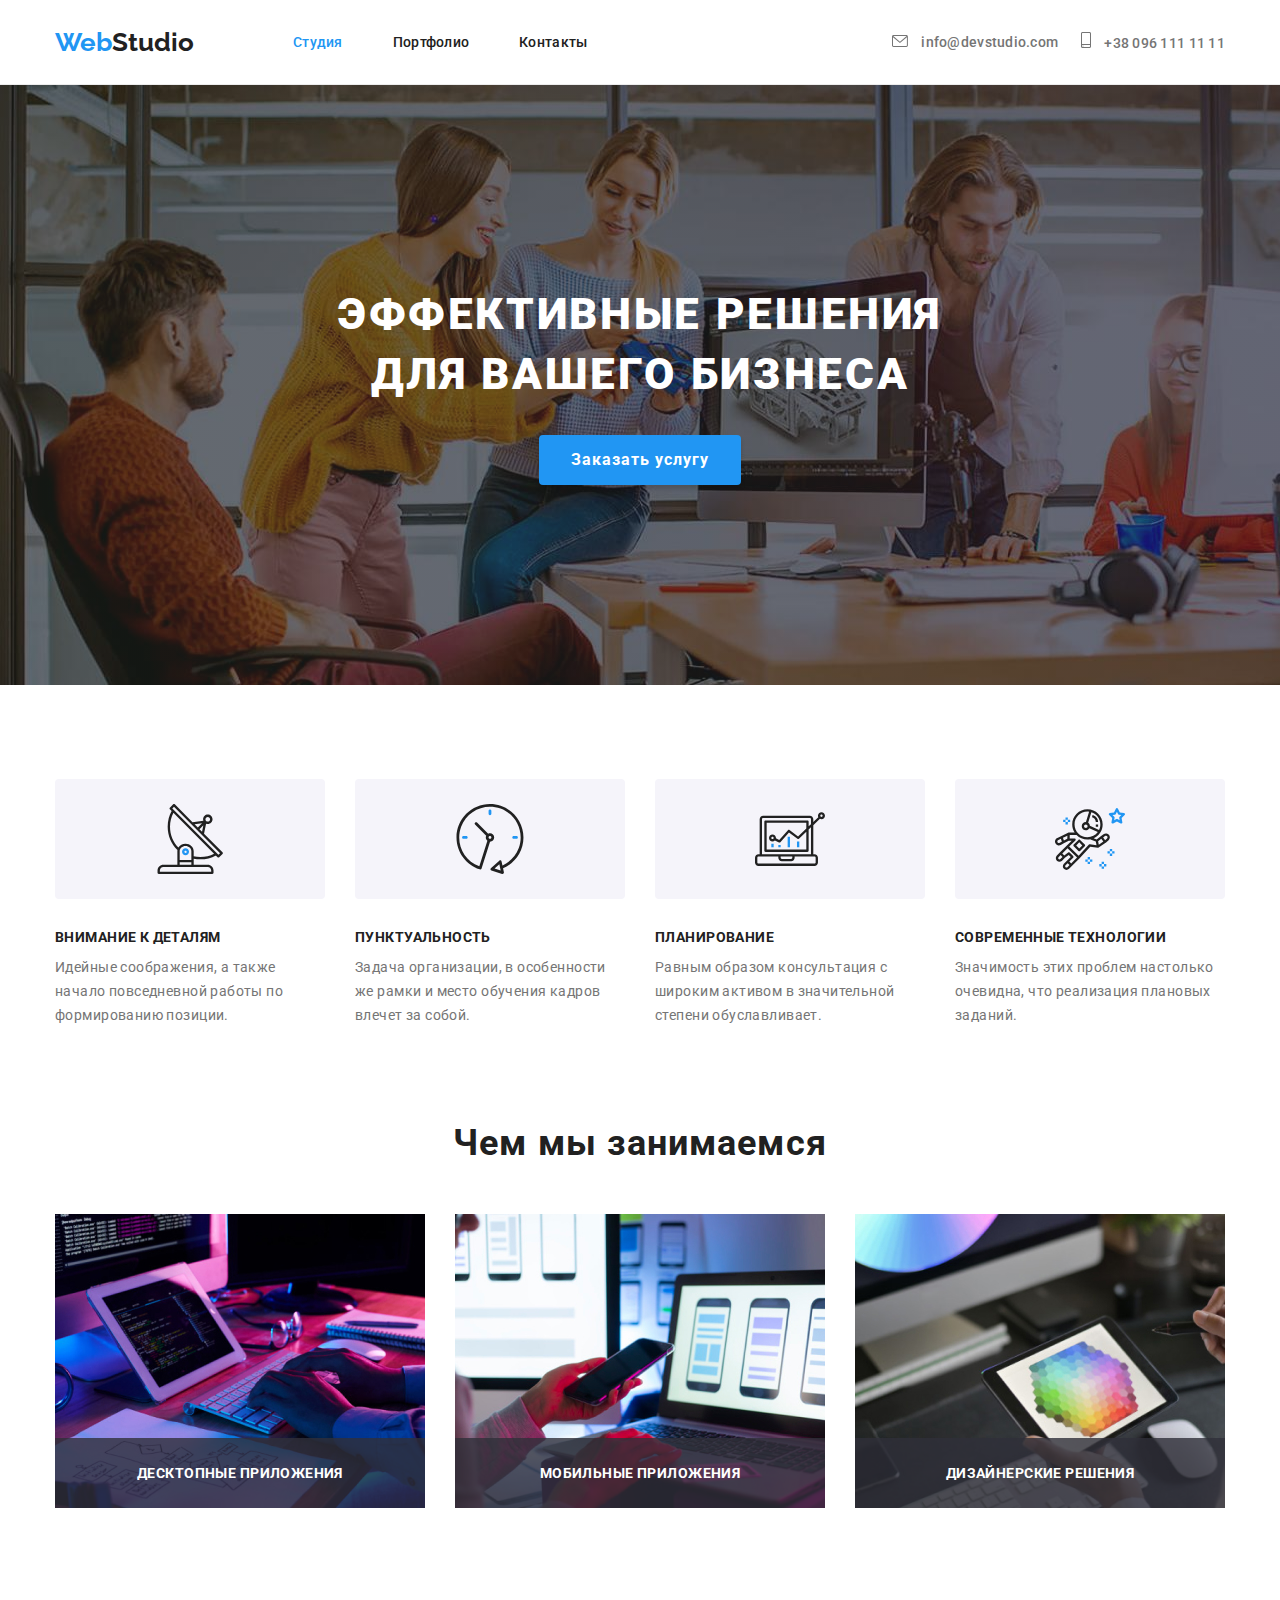
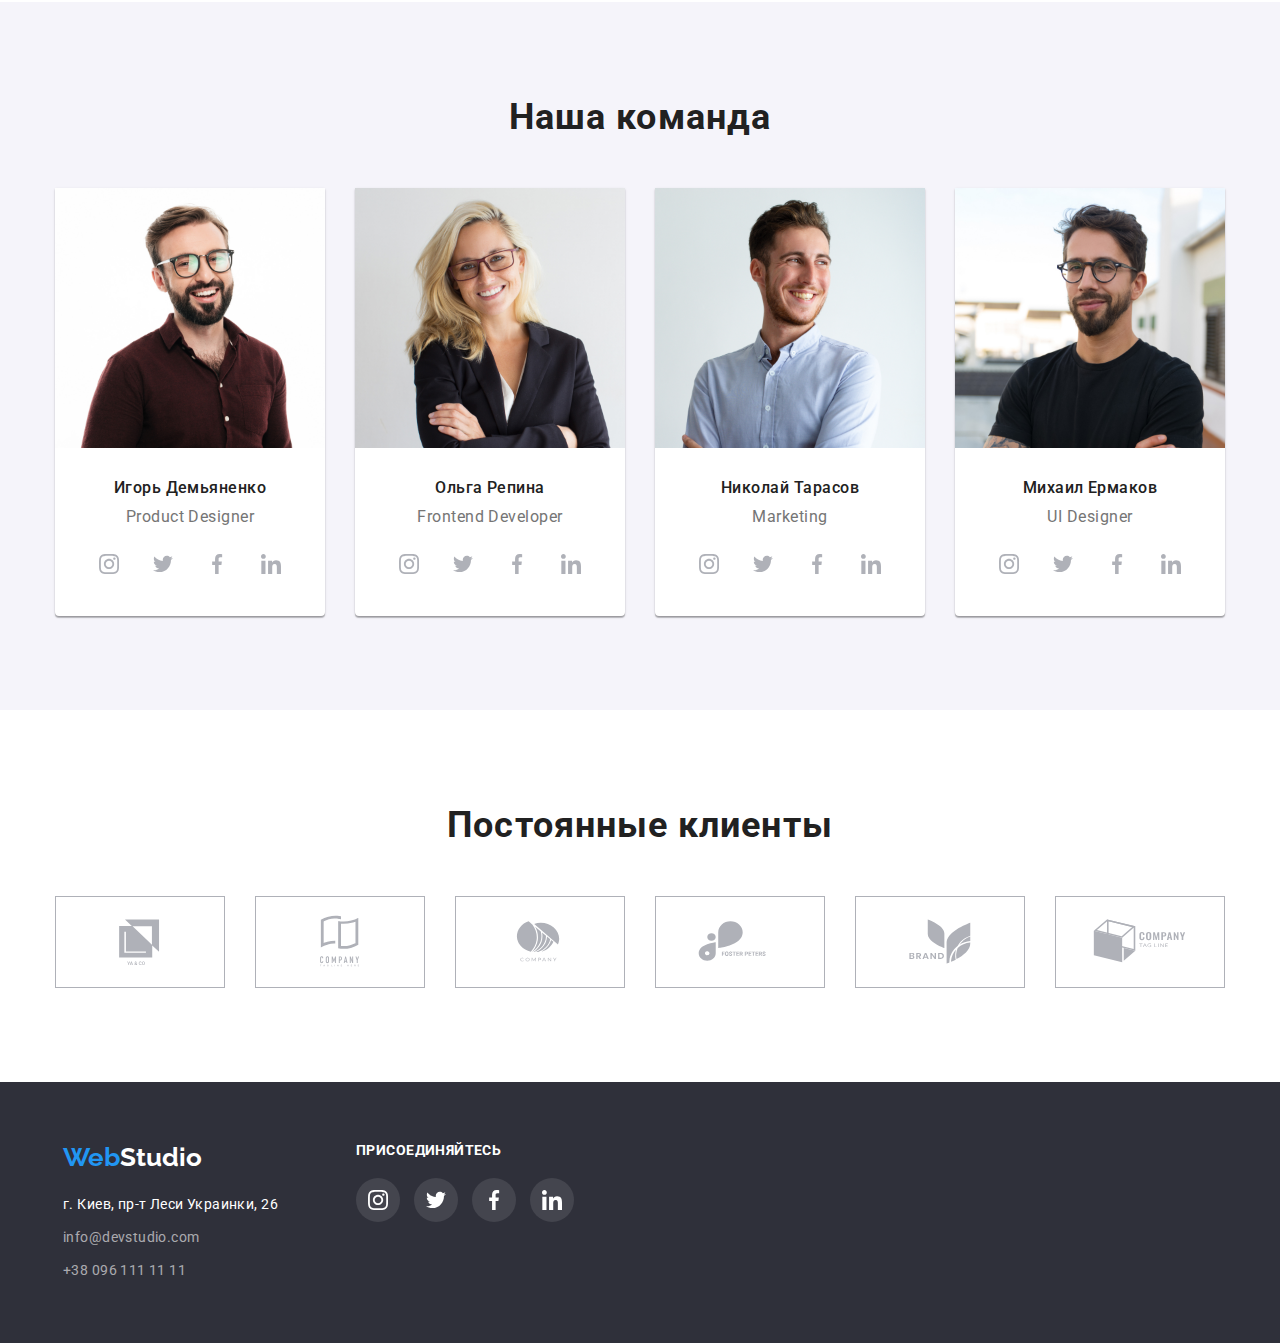
<file: index.html>
<!DOCTYPE html>
 <html lang="en">
 <head>
    <meta charset="UTF-8">
    <meta http-equiv="X-UA-Compatible" content="IE=edge">
    <meta name="viewport" content="width=device-width, initial-scale=1.0">
    <title>Document</title>   
    <link rel="preconnect" href="https://fonts.gstatic.com">
    <link href="https://fonts.googleapis.com/css2?family=Raleway:wght@700&family=Roboto:wght@400;500;700;900&display=swap" rel="stylesheet">
    <link rel="stylesheet" href="https://cdnjs.cloudflare.com/ajax/libs/modern-normalize/1.0.0/modern-normalize.min.css">
    <link rel="stylesheet" href="./css/styles.css">
 </head > 
 
    

 <body>
    <header>                       
        <div class="conteiner">
            <nav class="sait-nav"> 
                 <a href="./index.html" class="logo"><span class="logo-web">Web</span>Studio</a>
                 
             <ul class="sait-link">
                 <li>
                      <a href="./index.html" class="link active">Студия</a>
                 </li>                 
                 <li>
                     <a href="./portfolio.html" class="link">Портфолио</a>
                 </li>
                 <li>
                     <a href="" class="link">Контакты</a>
                 </li>
              </ul>
             <ul class="sait-contacts">
                 <li >                                      
                       <a href="mail:info@devstudio.com" class="link mail" >
                        <svg class="connect icon-mail">
                        <use href="./images/icon/sprite.svg#icon-mail"></use>
                      </svg>
                       info@devstudio.com</a>
                  </li>
                  <li>
                       <a href="tel:+380961111111" class="link phone" >
                       <svg class="connect icon-phone">
                        <use href="./images/icon/sprite.svg#icon-phone"></use>
                       </svg>
                       +38 096 111 11 11</a>                   
                 </li>
             </ul>                 
          </nav> 
        </div>    
     </header>
     <main>        
         <!-- Герой -->
         <section class="hero">
             <div class="conteiner">                              
             <h1 class="title">Эффективные решения  для вашего бизнеса</h1>
             <button data-modal-open  class="but" type="button">Заказать услугу</button>            
             </div>                     
         </section>  
                <!-- Особенности -->
                <section class="feature-group">
                  <div class="conteiner">
                    <ul class="feature-columns">
                      <li class="gpoup-icon">
                        <svg class="group">
                          <use href="./images/icon/sprite.svg#icon-group1" ></use>
                        </svg>
                      </li>
                      <li class="gpoup-icon">
                        <svg class="group">
                          <use href="./images/icon/sprite.svg#icon-group2" ></use>
                        </svg>
                      </li>
                      <li class="gpoup-icon">
                        <svg class="group">
                          <use href="./images/icon/sprite.svg#icon-group3" ></use>
                        </svg>
                      </li>
                      <li class="gpoup-icon">
                        <svg class="group">
                          <use href="./images/icon/sprite.svg#icon-group4" ></use>
                        </svg>
                      </li>
                    </ul>
                  </div>
                </section>
         <section class="feature">
             <div class="conteiner">
             <!-- <h2></h2> -->            
             <ul class="columns">               
                 <li>
                    
                     <h3 class="feature-title">Внимание к деталям</h3>
                     <p class="feature-text">Идейные  соображения, а также начало повседневной работы по формированию позиции.</p>
                 </li>
                 <li>
                    
                     <h3 class="feature-title">Пунктуальность</h3>
                     <p class="feature-text">Задача организации, в особенности же рамки и место обучения кадров влечет за собой.</p>
                 </li>
                 <li>
                    
                     <h3 class="feature-title">Планирование</h3>
                     <p class="feature-text" >Равным образом консультация с широким активом в значительной степени обуславливает.</p>
                 </li>
                 <li>
                    
                     <h3 class="feature-title">Современные технологии</h3>
                     <p class="feature-text">Значимость этих проблем настолько очевидна, что реализация плановых заданий.</p>
                 </li>                
             </ul> 
             </div>                    
         </section>
         <!-- Чем занимаемся -->
         <section class="work">  
             <div class="conteiner">          
             <h2 class="title">Чем мы занимаемся</h2>                       
             <ul class="box-img">
                 <li class="work-box">
                   <div class="box-case">
                     <img src="./images/box1.jpg" alt="планирование" width="370">
                     <div class="case">
                       <h3 class="title-case">Десктопные приложения</h3>
                     </div>
                    </div>
                 </li>
                 <li class="work-box">
                  <div class="box-case">
                     <img src="./images/box2.jpg" alt="современные технологии" width="370">
                     <div class="case">
                      <h3 class="title-case">Мобильные приложения</h3>
                     </div>
                    </div>
                 </li>
                 <li class="work-box"> 
                  <div class="box-case">        
                     <img src="./images/box3.jpg" alt="дизайн" width="370">
                     <div class="case">
                      <h3 class="title-case">Дизайнерские решения</h3>
                     </div>
                    </div>
                 </li>
             </ul> 
             </div>                      
         </section>
         <!-- Команда -->
         <section class="team"> 
             <div class="conteiner">           
             <h2 class="title">Наша команда</h2>                        
             <ul class="list-item">
                 <li class="scorecard">                   
                     <img src="./images/foto1.jpg" alt="участник команды 1" width="270">
                     <div class="team-conteiner">                    
                     <h3 class="team-member">Игорь Демьяненко</h3>
                     <p class="team-text">Product Designer</p>
                     <ul class="icons-list">
                      <li class="icons-card">
                        <a href="#" class="icons-ref">
                          <svg class="social">
                            <use href="./images/icon/sprite.svg#icon-instagram"></use>
                          </svg>
                         </a>
                       </li>
                       <li class="icons-card">
                        <a href="#" class="icons-ref">
                          <svg class="social">
                            <use href="./images/icon/sprite.svg#icon-twitter"></use>
                          </svg>    
                         </a>
                       </li>
                       <li class="icons-card">
                        <a href="#" class="icons-ref">
                          <svg class="social">
                            <use href="./images/icon/sprite.svg#icon-facebook"></use>
                          </svg>    
                         </a>
                       </li>
                       <li class="icons-card">
                        <a href="#" class="icons-ref">
                          <svg class="social">
                            <use href="./images/icon/sprite.svg#icon-linkedin"></use>
                          </svg>
                         </a>
                       </li>
                     </ul> 
                    </div>      
                </li>
                 <li class="scorecard">
                     <img src="./images/foto2.jpg" alt="участник команды 2" width="270">
                     <div class="team-conteiner"> 
                     <h3 class="team-member">Ольга Репина</h3> 
                     <p class="team-text"> Frontend Developer</p>
                     <ul class="icons-list">
                      <li class="icons-card">
                        <a href="#" class="icons-ref">
                         <svg class="social">
                           <use href="./images/icon/sprite.svg#icon-instagram"></use>
                         </svg>
                        </a>
                      </li>
                      <li class="icons-card">
                        <a href="#" class="icons-ref">
                         <svg class="social">
                           <use href="./images/icon/sprite.svg#icon-twitter"></use>
                         </svg>    
                        </a>
                      </li>
                      <li class="icons-card">
                        <a href="#" class="icons-ref">
                         <svg class="social">
                           <use href="./images/icon/sprite.svg#icon-facebook"></use>
                         </svg>    
                        </a>
                      </li>
                      <li class="icons-card">
                        <a href="#" class="icons-ref">
                         <svg class="social">
                           <use href="./images/icon/sprite.svg#icon-linkedin"></use>
                         </svg>
                        </a>
                      </li>
                    </ul> 
                  </div>                  
                 </li>
                 <li class="scorecard">
                     <img src="./images/foto3.jpg" alt="участник команды 3" width="270">
                     <div class="team-conteiner"> 
                     <h3 class="team-member">Николай Тарасов</h3>
                     <p class="team-text">Marketing</p>
                     <ul class="icons-list">
                      <li class="icons-card">
                        <a href="#" class="icons-ref">
                         <svg class="social">
                           <use href="./images/icon/sprite.svg#icon-instagram"></use>
                         </svg>
                        </a>
                      </li>
                      <li class="icons-card">
                        <a href="#" class="icons-ref">
                         <svg class="social">
                           <use href="./images/icon/sprite.svg#icon-twitter"></use>
                         </svg>    
                        </a>
                      </li>
                      <li class="icons-card">
                        <a href="#" class="icons-ref">
                         <svg class="social">
                           <use href="./images/icon/sprite.svg#icon-facebook"></use>
                         </svg>    
                        </a>
                      </li>
                      <li class="icons-card">
                        <a href="#" class="icons-ref">
                         <svg class="social">
                           <use href="./images/icon/sprite.svg#icon-linkedin"></use>
                         </svg>
                        </a>
                      </li>
                    </ul>
                  </div>   
                 </li>
                 <li class="scorecard"> 
                     <img src="./images/foto4.jpg" alt="участник команды 4" width="270">
                     <div class="team-conteiner"> 
                     <h3 class="team-member">Михаил Ермаков</h3>
                     <p class="team-text">UI Designer</p>
                     <ul class="icons-list">
                      <li class="icons-card">
                        <a href="#" class="icons-ref">
                         <svg class="social">
                           <use href="./images/icon/sprite.svg#icon-instagram"></use>
                         </svg>
                        </a>
                      </li>
                      <li class="icons-card">
                        <a href="#" class="icons-ref">
                         <svg class="social">
                           <use href="./images/icon/sprite.svg#icon-twitter"></use>
                         </svg>    
                        </a>
                      </li>
                      <li class="icons-card">
                        <a href="#" class="icons-ref">
                         <svg class="social">
                           <use href="./images/icon/sprite.svg#icon-facebook"></use>
                         </svg>    
                        </a>
                      </li>
                      <li class="icons-card">
                        <a href="#" class="icons-ref">
                         <svg class="social">
                           <use href="./images/icon/sprite.svg#icon-linkedin"></use>
                         </svg>
                        </a>
                      </li>
                    </ul>
                  </div> 
                 </li>
             </ul> 
             </div>                          
         </section> 
         <section class="client">
                <div class="conteiner"> 
                <div class="conteiner-company">
                  
                 <h2 class="title">Постоянные клиенты</h2>
                 <ul class="client-list">
                   <li class="company-list">
                    <a href="#" class="client-company">
                       <svg class="company">
                         <use href="./images/icon/sprite.svg#icon-company1"></use>
                       </svg>
                    </a>
                   </li>
                   <li class="company-list">
                    <a href="#" class="client-company">
                       <svg class="company">
                         <use href="./images/icon/sprite.svg#icon-company2"></use>
                       </svg>
                    </a>
                   </li>
                   <li class="company-list">
                    <a href="#" class="client-company">
                       <svg class="company">
                         <use href="./images/icon/sprite.svg#icon-company3"></use>
                       </svg>
                    </a>
                   </li>
                   <li class="company-list">
                    <a href="#" class="client-company">
                       <svg class="company">
                         <use href="./images/icon/sprite.svg#icon-company4"></use>
                       </svg>
                    </a>
                   </li>
                   <li class="company-list">
                    <a href="#" class="client-company">
                       <svg class="company">
                         <use href="./images/icon/sprite.svg#icon-company5"></use>
                       </svg>
                    </a>
                   </li> 
                   <li class="company-list">
                    <a href="#" class="client-company">
                       <svg class="company">
                         <use href="./images/icon/sprite.svg#icon-company6"></use>
                       </svg>
                    </a>
                   </li>                
                 </ul>                 
                </div>           
               </div>
              </section>
     </main>
     <!-- Контакты --> 
     <footer class="footer"> 
      <div class="conteiner">
        <div class="footer-nav">
        <ul >
       <a href="./index.html" class="logo"><span class="logo-web">Web</span>Studio</a>                             
         <address class="address"> 
             <a href="" class="link contacts"> г. Киев, пр-т Леси Украинки, 26</a>
         </address> 
       <ul class="footer-contacts">
          <li>
            <a href="mail:info@devstudio.com" class="link mail">info@devstudio.com</a>
         </li>
         <li>
            <a href="tel:+380961111111" class="link phone">+38 096 111 11 11</a>
         </li>
       </ul>
      </ul>
     </div>

       <div class="footer-join">
         <section class="join">
      
           <h3 class="title-join">присоединяйтесь</h3>
           <ul class="footer-social" >
             <li class="list-social">            
             <a href="#" class="social-svg">
              <svg class="social">
                <use href="./images/icon/sprite.svg#icon-instagram"></use>
              </svg>
             </a>          
             </li>
             <li class="list-social">
             <a href="#" class="social-svg">
              <svg class="social">
                <use href="./images/icon/sprite.svg#icon-twitter"></use>
              </svg>  
             </a>
             </li>
             <li class="list-social">
             <a href="#" class="social-svg">
              <svg class="social">
                <use href="./images/icon/sprite.svg#icon-facebook"></use>
              </svg>  
             </a>
             </li>
             <li class="list-social">
             <a href="#" class="social-svg">
              <svg class="social">
                <use href="./images/icon/sprite.svg#icon-linkedin"></use>
              </svg>
             </a>
             </li>
           </ul>
         </section>
         </div>
      </div>                
   </footer>
      
   <div class="modal is-hidden" data-modal>
   <div class="modal-content">
      <button data-modal-close class="tape">        
      <svg class="modal-tape">
        <use href="./images/icon/sprite.svg#icon-close"></use>
      </svg>    
       </button>
        <!-- <form>
         <label for="name">Имя</label>
         <input type="text" name="name-user" id="name">
         <br>
         <label for="phone">Телефон</label>
         <input type="tel" name="phone" id="phone">
         <br>
         <label for="mail">Почта</label>
         <input type="email" name="mail" id="mail">
         <br>
         <label for="comment">Коментарий</label>
         <textarea name="comment" id="comment" rows="10"></textarea>
         <br>
         <button type="submit">Отправить</button>
       </form>  -->
   </div>
  </div>  
   
  <script src="./js/modal.js" type="module"></script>
 </body> 
 </html>
</file>
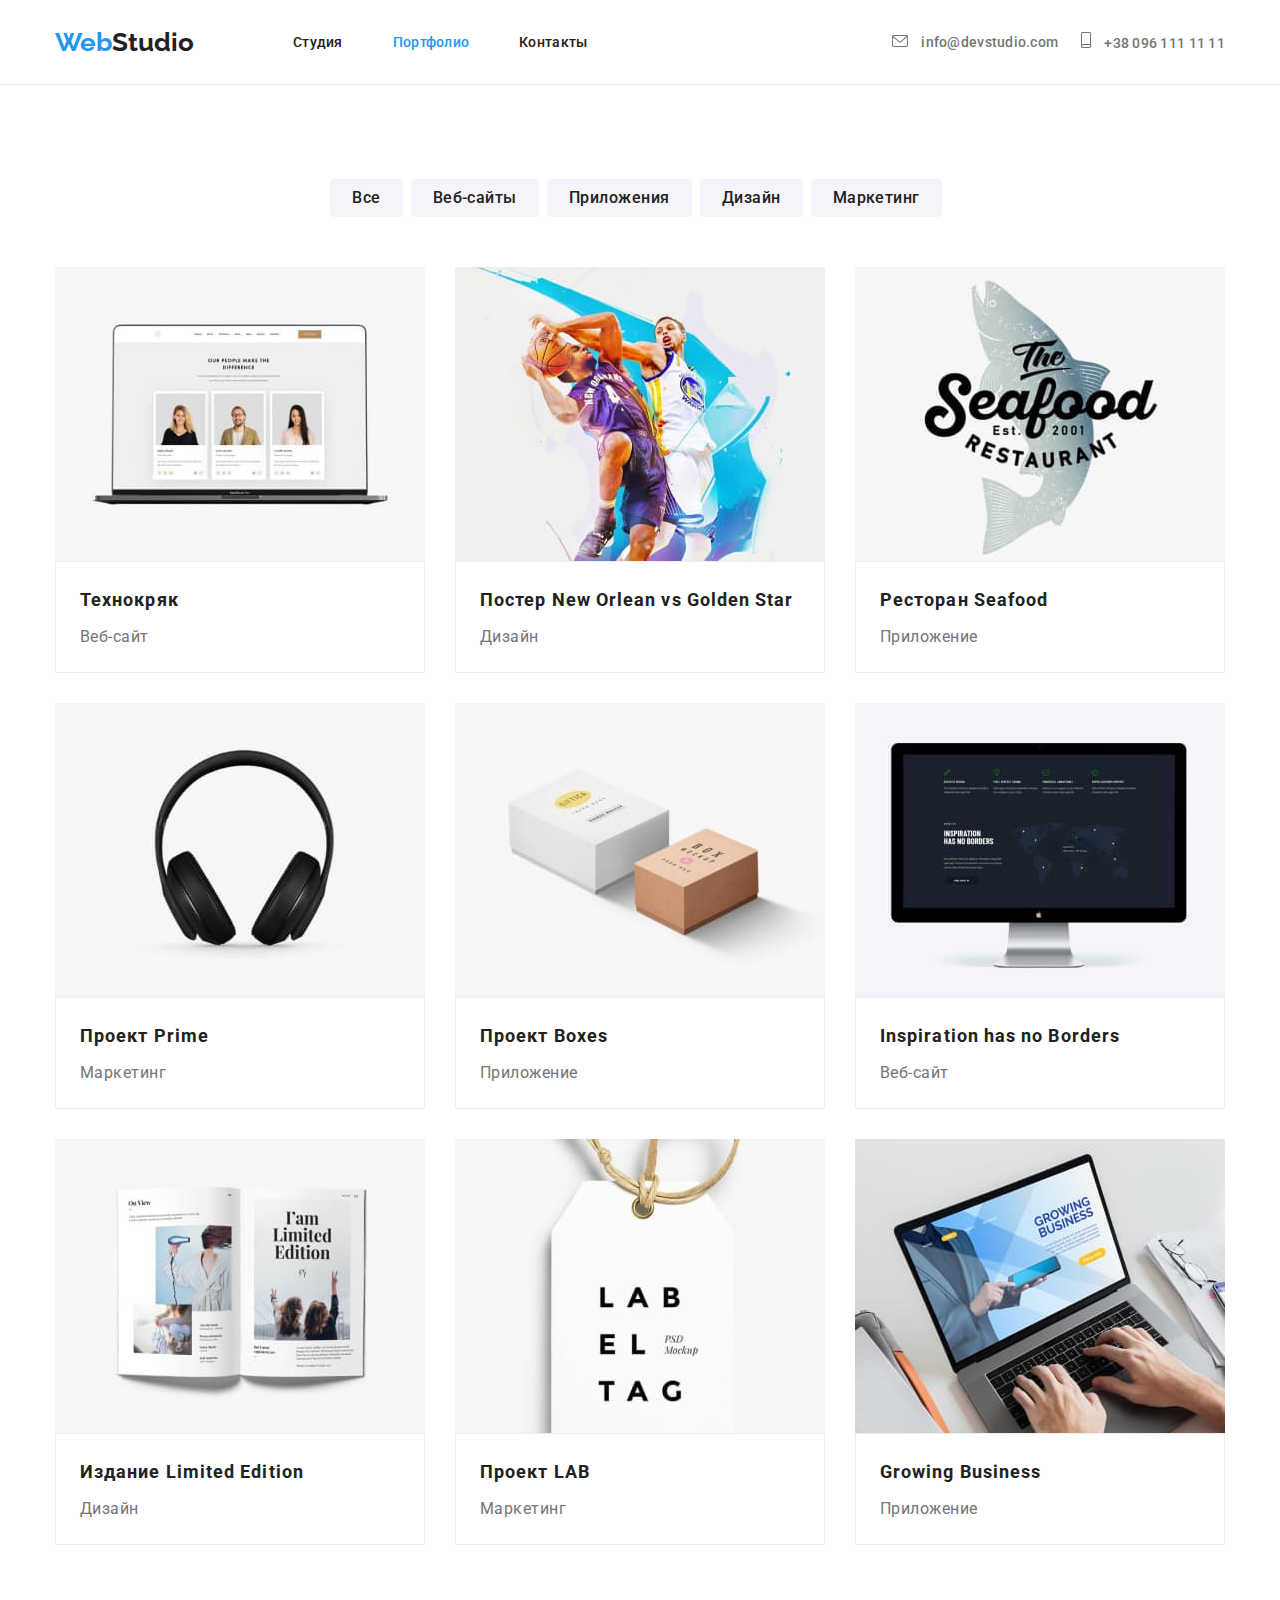
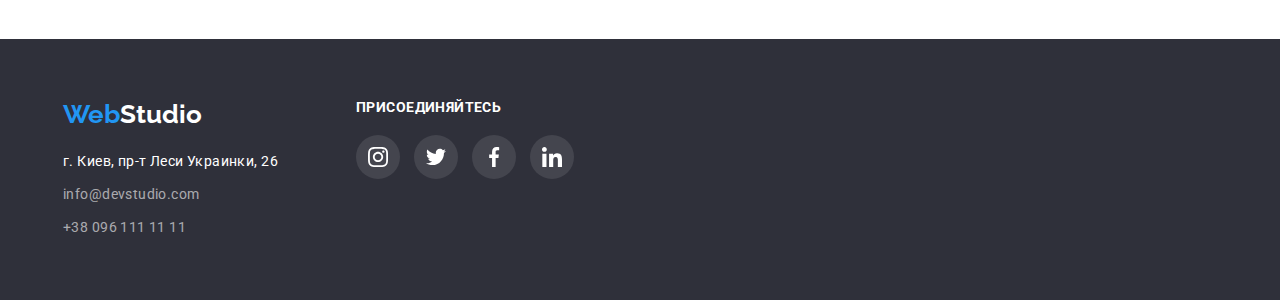
<file: portfolio.html>
<!DOCTYPE html>
 <html lang="en">
 <head>
    <meta charset="UTF-8">
    <meta http-equiv="X-UA-Compatible" content="IE=edge">
    <meta name="viewport" content="width=device-width, initial-scale=1.0">
    <title>Document</title>   
    <link rel="preconnect" href="https://fonts.gstatic.com">
    <link href="https://fonts.googleapis.com/css2?family=Raleway:wght@700&family=Roboto:wght@400;500;700;900&display=swap" rel="stylesheet">
    <link rel="stylesheet" href="https://cdnjs.cloudflare.com/ajax/libs/modern-normalize/1.0.0/modern-normalize.min.css">
    <link rel="stylesheet" href="./css/styles.css">
 </head>
 <body>
 <header>
    
    <div class="conteiner">
          <nav class="sait-nav"> 
             <a href="./index.html" class="logo"><span class="logo-web">Web</span>Studio</a>
         
          <ul class="sait-link">
            <li>
                <a href="./index.html" class="link">Студия</a>
             </li>
             <li>
                <a href="./portfolio.html" class="link active">Портфолио</a>
             </li>
             <li>
                <a href="" class="link">Контакты</a>
             </li>
          </ul>     
          <ul class="sait-contacts">
            <li >                                      
                  <a href="mail:info@devstudio.com" class="link mail" >
                   <svg class="connect icon-mail">
                   <use href="./images/icon/sprite.svg#icon-mail"></use>
                 </svg>
                  info@devstudio.com</a>
             </li>
             <li>
               
                <a href="tel:+380961111111" class="link phone" >
                 <svg class="connect icon-phone">
                   <use href="./images/icon/sprite.svg#icon-phone"></use>
                 </svg>
                  +38 096 111 11 11</a>
            </li>
        </ul>                
       </nav>  
    </div>     
 </header>
 <main>
     <!-- Выбор проектов -->
     <section class="portfolio">
         <div class="conteiner">
         <!-- <h2></h2> -->
          <ul class="filter">
             <li>
                <button type="button" class="btn ">Все</button>
             </li>
             <li>
                <button type="button" class="btn web">Веб-сайты</button>
             </li>
             <li>
                <button type="button" class="btn app ">Приложения</button>
             </li>
             <li>
                <button type="button"class="btn design" >Дизайн</button>
             </li>
             <li>
                <button type="button" class="btn market">Маркетинг</button>
             </li>
          </ul> 
         </div>  
         <!-- <h2></h2> -->
         <div class="conteiner">
         <ul class="project">
             <li class="projekt-choice">
               <!-- <a href="#" class="card"> -->
                  <article class="card">
                <div class="activ">                                     
                    <div class="card-thumb"> 
                      <img src="./images/project1.jpg" alt="проект 1" width="370">
                      <div class="card-box">
                         <p class="card-text">Технокряк это современная площадка распространения коронавируса. Компании используют эту платформу для цифрового шпионажа и атак на защищённые сервера конкурентов. Технокряк это современная площадка распространения коронавируса. Компании используют эту платформу для цифрового шпионажа и атак на защищённые сервера конкурентов.</p>
                      </div>
                   </div>                              
                <div class="card-content">                                   
                     <h3 class="portfolio-item">Технокряк</h3>
                     <p class="portfolio-text">Веб-сайт</p>                                   
                </div> 
                </div>                
               </article>
                </li>
                <li class="projekt-choice">
                  <article class="card">
                  <div class="activ"> 
                 
                     <div class="card-thumb">
                        <img src="./images/project2.jpg" alt="проект2" width="370">
                        <div class="card-box">
                           <p class="card-text">Технокряк это современная площадка распространения коронавируса. Компании используют эту платформу для цифрового шпионажа и атак на защищённые сервера конкурентов. Технокряк это современная площадка распространения коронавируса. Компании используют эту платформу для цифрового шпионажа и атак на защищённые сервера конкурентов.</p>
                        </div>
                     </div>                  
                 <div class="card-content">                                   
                   <h3 class="portfolio-item">Постер New Orlean vs Golden Star</h3>
                   <p class="portfolio-text">Дизайн</p>                                 
                 </div> 
                </div>
               </article>
                </li>
                 <li class="projekt-choice">
                  <article class="card">
                  <div class="activ"> 
                 
                     <div class="card-thumb">
                        <img src="./images/project3.jpg" alt="проект3" width="370">
                        <div class="card-box">
                           <p class="card-text">Технокряк это современная площадка распространения коронавируса. Компании используют эту платформу для цифрового шпионажа и атак на защищённые сервера конкурентов. Технокряк это современная площадка распространения коронавируса. Компании используют эту платформу для цифрового шпионажа и атак на защищённые сервера конкурентов.</p>
                        </div>
                     </div>                  
                 <div class="card-content">                                   
                   <h3 class="portfolio-item">Ресторан Seafood</h3>
                   <p class="portfolio-text">Приложение</p>                             
                 </div> 
                </div>
               </article>
               </li>
                 <li class="projekt-choice">
                  <article class="card">
                  <div class="activ">                 
                     <div class="card-thumb">
                        <img src="./images/project4.jpg" alt="проект4" width="370">
                        <div class="card-box">
                           <p class="card-text">Технокряк это современная площадка распространения коронавируса. Компании используют эту платформу для цифрового шпионажа и атак на защищённые сервера конкурентов. Технокряк это современная площадка распространения коронавируса. Компании используют эту платформу для цифрового шпионажа и атак на защищённые сервера конкурентов.</p>
                        </div>
                     </div>                  
                 <div class="card-content">                                   
                  <h3 class="portfolio-item" >Проект Prime</h3>
                  <p class="portfolio-text">Маркетинг</p>                     
                 </div> 
                </div>
               </article>
               </li>
                 <li class="projekt-choice">
                  <article class="card">
                  <div class="activ">                  
                     <div class="card-thumb">
                        <img src="./images/project5.jpg" alt="проект5" width="370">
                        <div class="card-box">
                           <p class="card-text">Технокряк это современная площадка распространения коронавируса. Компании используют эту платформу для цифрового шпионажа и атак на защищённые сервера конкурентов. Технокряк это современная площадка распространения коронавируса. Компании используют эту платформу для цифрового шпионажа и атак на защищённые сервера конкурентов.</p>
                        </div>
                     </div>                 
                 <div class="card-content">                                   
                  <h3 class="portfolio-item">Проект Boxes</h3>
                  <p class="portfolio-text">Приложение</p>               
                 </div> 
                </div>
               </article>
               </li>
                 <li class="projekt-choice">
                  <article class="card">
                  <div class="activ">                   
                     <div class="card-thumb">
                        <img src="./images/project6.jpg" alt="проект6" width="370">
                        <div class="card-box">
                           <p class="card-text">Технокряк это современная площадка распространения коронавируса. Компании используют эту платформу для цифрового шпионажа и атак на защищённые сервера конкурентов. Технокряк это современная площадка распространения коронавируса. Компании используют эту платформу для цифрового шпионажа и атак на защищённые сервера конкурентов.</p>
                        </div>
                     </div>                  
                 <div class="card-content">                                   
                  <h3 class="portfolio-item">Inspiration has no Borders</h3>
                 <p class="portfolio-text">Веб-сайт</p>         
                 </div> 
                </div>
               </article>
               </li>
                 <li class="projekt-choice">
                  <article class="card">
                  <div class="activ">                   
                     <div class="card-thumb">
                        <img src="./images/project7.jpg" alt="проект7" width="370">
                        <div class="card-box">
                           <p class="card-text">Технокряк это современная площадка распространения коронавируса. Компании используют эту платформу для цифрового шпионажа и атак на защищённые сервера конкурентов. Технокряк это современная площадка распространения коронавируса. Компании используют эту платформу для цифрового шпионажа и атак на защищённые сервера конкурентов.</p>
                        </div>
                     </div>                 
                 <div class="card-content">                                   
                   <h3 class="portfolio-item">Издание Limited Edition</h3>
                   <p class="portfolio-text">Дизайн</p>    
                 </div> 
                </div>
               </article>
               </li>
                 <li class="projekt-choice">
                  <article class="card">
                  <div class="activ">                  
                     <div class="card-thumb">
                        <img src="./images/project8.jpg" alt="проект8" width="370">
                        <div class="card-box">
                           <p class="card-text">Технокряк это современная площадка распространения коронавируса. Компании используют эту платформу для цифрового шпионажа и атак на защищённые сервера конкурентов. Технокряк это современная площадка распространения коронавируса. Компании используют эту платформу для цифрового шпионажа и атак на защищённые сервера конкурентов.</p>
                        </div>
                     </div>                 
                 <div class="card-content">                                   
                   <h3 class="portfolio-item">Проект LAB</h3>
                   <p class="portfolio-text">Маркетинг</p>
                 </div> 
                 </div>
               </article>
               </li>
                 <li class="projekt-choice">
                  <article class="card">
                  <div class="activ">                 
                     <div class="card-thumb">
                        <img src="./images/project9.jpg" alt="проект9" width="370">
                        <div class="card-box">
                           <p class="card-text">Технокряк это современная площадка распространения коронавируса. Компании используют эту платформу для цифрового шпионажа и атак на защищённые сервера конкурентов. Технокряк это современная площадка распространения коронавируса. Компании используют эту платформу для цифрового шпионажа и атак на защищённые сервера конкурентов.</p>
                        </div>
                     </div>                 
                 <div class="card-content">                                   
                  <h3 class="portfolio-item">Growing Business</h3>
                  <p class="portfolio-text" >Приложение</p>
                </div>  
               </div>
            </article>
            </li>                  
         </ul>
        </div>
      
     </section>
 </main>
 <!-- Контакты -->
 <footer class="footer"> 
   <div class="conteiner">
     <div class="footer-nav">
     <ul >
    <a href="./index.html" class="logo"><span class="logo-web">Web</span>Studio</a>                             
      <address class="address"> 
          <a href="" class="link contacts"> г. Киев, пр-т Леси Украинки, 26</a>
      </address> 
    <ul class="footer-contacts">
       <li>
         <a href="mail:info@devstudio.com" class="link mail">info@devstudio.com</a>
      </li>
      <li>
         <a href="tel:+380961111111" class="link phone">+38 096 111 11 11</a>
      </li>
    </ul>
   </ul>
 </div>
   <div class="footer-join">
   <ul class="join">
     <h3 class="title-join">присоединяйтесь</h3>
     <ul class="footer-social" >
       <li class="list-social">
         
         <a href="#" class="social-svg">
           <svg class="social">
             <use href="./images/icon/sprite.svg#icon-instagram"></use>
           </svg>
         </a>
       
       </li>
       <li class="list-social">
         <a href="#" class="social-svg">
           <svg class="social">
             <use href="./images/icon/sprite.svg#icon-twitter"></use>
           </svg>  
         </a>
       </li>
       <li class="list-social">
         <a href="#" class="social-svg">
           <svg class="social">
             <use href="./images/icon/sprite.svg#icon-facebook"></use>
           </svg>  
         </a>
       </li>
       <li class="list-social">
         <a href="#" class="social-svg">
           <svg class="social">
             <use href="./images/icon/sprite.svg#icon-linkedin"></use>
           </svg>
         </a>
       </li>
     </ul>
   </ul>
 </div>
   </div>                
</footer>
 </body>
 </html>
</file>
<file: css/styles.css>
:root{
  --main-color-headers: #212121;
  --main-text-color:  #757575;
  --white-color: #FFFFFF;
  --team-filter-btn-bg: #F5F4FA; 
  --color-button-logo: #2196F3;
  --hero-footer-background: #2f303a; 
  --footer-phone-mail: rgba(255, 255, 255, 0.6);
  --color-studio: #0000;
  --card-content-border:  #EEEEEE;
  --company-social-color: #AFB1B8;
      }       
  
 .html {
      box-sizing: border-box;
 }
 *,*::before,*::after{
      box-sizing: inherit;
 }
 *{
      margin: 0;
      padding: 0;
      list-style: none;      
 }

 /* свойства контейнера */
 .conteiner{  
      box-sizing: border-box;      
      width: 1200px;
      margin: 0 auto;
      padding: 0 15px;
       /* outline: 2px solid tomato ;    */
 }

 /* свойства body */
 body { 
      
      font-family: Roboto;
      font-style: normal;
      background-color: var(--white-color);
      color: var(--main-text-color);
 } 

 /* свойства для все ссылок */
 .link{
      color:inherit;
      text-decoration: none;            
      font-family: Roboto;
      font-style: normal;
      font-weight: 500;
      font-size: 14px;
      line-height: 1.143;
      letter-spacing: 0.02em;
      color: var(--main-color-headers);
      transition:  color 250ms cubic-bezier(0.4, 0, 0.2, 1);
 }

 /* свойства картинок */
 img{
      display: block;
      max-width: 100%;
      height: auto;
 }
 
 /* навигация */
   .sait-nav {  
      display: flex;
       align-items: center;                           
 } 
  
 header{
     border-bottom: 1px solid #ECECEC;
 }  
  .sait-link{
       display: flex; 
       justify-content: space-between; 
      width: 294px;
      padding-top: 32px;     
      margin-left: 93px;
 }
 .sait-link li:not(:last-child){
      margin-right: 50px;
 }
 .active {
      
     color: var(--color-button-logo);
 }
 .active::after{    
     display: flex;
     content: "";
     width: inherit;
     border-bottom: 4px solid;
     background-color: var(--color-button-logo);
     border-radius: 2px;
     margin-top: 30px;
     bottom: -1px;  
     margin-bottom: -1px;
     opacity: 0; 
     transition:  opacity 250ms cubic-bezier(0.4, 0, 0.2, 1);

 }
 
  .active:hover::after{
       opacity: 1;
       background-color: var(--color-button-logo);

 } 
 .sait-contacts{
      display: flex;
      justify-content: space-between;
      align-items: center;     
       width: 333px;   
       margin-left: 305px; 
      padding-top: 32px;
      padding-bottom: 32px;
 }
  .sait-contacts li:not(:last-child){
      margin-right: 22px; } 
 
 .sait-contacts .mail{
      font-family: Roboto;
      font-style: normal;
      font-weight: 500;
      font-size: 14px;
      line-height: 1.142;
      letter-spacing: 0.02em; 
      color: var(--main-text-color);  
      width: 135px;         
 }
 .sait-contacts .phone{
      font-family: Roboto;
      font-style: normal;
      font-weight: 500;
      font-size: 14px;
      line-height: 1.142;
      letter-spacing: 0.02em; 
      color: var(--main-text-color);  
      width: 122px;    
 }
 .icon-mail{
     fill: currentColor;
     width: 16px;
     height: 12px;
     margin-right: 10px;    
 }     
 .icon-phone {
      width: 10px;
      height: 16px; 
      fill: currentColor;
      margin-right: 10px;
 }
 .connect:hover,
 .connect:focus{
    fill: var(--color-button-logo) ;          
 }
  
 .link:hover, 
 .link:focus{
     color: var(--color-button-logo);
 } 
  
 /* Logo */ 
 .logo{
      font-family: Raleway;
      font-weight: bold;
      font-size: 26px;
      line-height: 1.192;
      color: var(--main-color-headers);
      text-decoration: none;
      color: var(color-studio); 
      width: 145px;     
 }

 .logo-web{
      color: var(--color-button-logo);
 } 

 /* Hero section class="hero"*/
      
  .hero{
       
      background-size: cover;     
      padding-bottom: 200px;
      padding-top: 200px;  
      max-width: 1600px;
      max-height: 600px;
      margin-left: auto;
      margin-right: auto;
      background-image:linear-gradient(to right, rgba(48, 58, 47, 0.4), rgba(47, 48, 58, 0.4)), url(../images/hero.jpg);
                 
      background-color: var(--hero-footer-background);
 }
         
 .hero .title{  
      font-weight: 900;
      font-size: 44px;
      line-height: 1.363;
      width: 696px;      
      text-align: center;
      letter-spacing: 0.06em;
      text-transform: uppercase;
      color: var(--white-color);
      margin: 0 auto; 
      padding-bottom: 30px;                     
 }
 /* кнопка Заказать услугу */

 .but{      
      margin: 0 auto;
      font-family: Roboto;
      font-style: normal;
      font-weight: bold;
      font-size: 16px;
      line-height: 1.875;
      padding: 10px 32px; 
      display: flex;
      align-items: center;
      text-align: center;
      letter-spacing: 0.06em;
      background: var(--color-button-logo); 
      color: var(--white-color);
      box-shadow: 0px 4px 4px rgba(0, 0, 0, 0.15);
      border-radius: 4px;
      border: none;
      cursor: pointer;
 }  
 
 /* особенности  section class="feature-group"*/
  
 .feature-group{
      padding-top: 94px;
 }
 .feature-columns{
     display: flex; 
     justify-content: space-between; 
 } 
 .group{
     width: 70px;
     height: 70px;
}
 .gpoup-icon{
     display: inline-flex; 
     justify-content: center;
     align-items: center; 
     width: 270px;
     height: 120px;
     background: #F5F4FA;
      border-radius: 4px;
}
 .feature .content{
     display: flex; 
     justify-content: space-between;
 }
 .columns li:not(:last-child){
      margin-right: 30px;
 }
  .feature ul{
      display: flex;      
 }

 /* Особенности*/ 
 .feature-title{
      font-weight: bold;
      font-size: 14px;
      line-height: 1.172;
      letter-spacing: 0.03em;
      text-transform: uppercase;
      color: var(--main-color-headers);
      margin-bottom: 10px;
      margin-top: 30px;
      
 }
 .feature-text{
      width: 270px;
      font-weight: normal;
      font-size: 14px;
      line-height: 1.714; 
      letter-spacing: 0.03em; 
      
 }

      /* Чем занимаемся */

  .box-img{
     display: flex;
     justify-content: space-between;
 } 
 .work{
       background: var(--feature-portfolio-work-bg); 
       padding-bottom: 94px; 
       padding-top: 94px; 
 }
 .box-case{
     position: relative; 
 }
 .case{
      position: absolute;
      display: flex; 
      justify-content: center;  
      align-items: center;
      bottom: 0;        
      width: 370px;
      height: 70px;
      background: rgba(47, 48, 58, 0.8);
    
 }
 .title-case{
     font-weight: bold;
     font-size: 14px;
     line-height: 1.143;
     text-align: center;
     letter-spacing: 0.03em;
     text-transform: uppercase;
     color: var(--white-color);
    
 }

  /* Команда */
  .team{
     
      background: var(--team-filter-btn-bg);
      padding-top: 94px;
       padding-bottom: 94px; 
 }

 .list-item {
      display: flex;
      justify-content: space-between;
 }

 .title{
      font-weight: bold;
      font-size: 36px;
      line-height: 1.167;
      text-align: center;
      letter-spacing: 0.03em;
      color: var(--main-color-headers);
      margin-bottom: 50px;
 } 
 .team-conteiner{
      padding: 30px 32px;
 }
 .icons-card:not(:last-child){
     margin-right: 10px;
}

  .team .scorecard{
     background: var(--white-color);             
     box-shadow: 0px 1px 3px rgba(0, 0, 0, 0.12), 0px 1px 1px rgba(0, 0, 0, 0.14), 0px 2px 1px rgba(0, 0, 0, 0.2);
     border-radius: 0px 0px 4px 4px;     
 }
 .team-member{
      font-weight: 500;
      font-size: 16px;
      line-height: 1.188;       
      letter-spacing: 0.03em;    
      color: var(--main-color-headers);
      text-align: center;     
 }

 .team-text{
      font-weight: normal;
      font-size: 16px;
      line-height: 1.187;
      letter-spacing: 0.03em;
      text-align: center;     
      margin-top: 10px;    
 }
 .icons-list{
      
       margin-top: 16px;       
      display: flex;
      justify-content: center;   
 }
   .icons-card{      
     display: flex;
     justify-content: center;
     align-items: center;     
}   
 .icons-ref{
      display: inline-flex;
     justify-content: center;
     align-items: center;      
     fill: var(--company-social-color);   
     width: 44px;
     height: 44px;   
     border-radius: 50%;
     transition: background-color 250ms cubic-bezier(0.4, 0, 0.2, 1), fill 250ms cubic-bezier(0.4, 0, 0.2, 1);
 }
 .icons-ref:hover,
 .icons-ref:focus{
     fill: var(--white-color);
      background-color:var(--color-button-logo) ;  
 }  

 /* Постоянные клиенты */
  .client{
       
      padding-top: 94px;
      padding-bottom: 94px; } 
  
 .company{
     width: 106px;
     height: 60px;
     align-items: center;
     margin: 16px 32px;
     border: none;    
}
   .client-list  {
      display: flex;
      justify-content: space-between;
      align-items: center;
 }
 .client-company:hover,
 .client-company:focus{
     fill: var(--color-button-logo);
     border: 1px solid var(--color-button-logo);
 }
 .client-company{
       display: flex;
      justify-content: center;
      align-items: center; 
      fill: var(--company-social-color);
      width: 170px;
      height: 92px;
      border: 1px solid #AFB1B8;
      transition: border 250ms cubic-bezier(0.4, 0, 0.2, 1), fill 250ms cubic-bezier(0.4, 0, 0.2, 1);
 }
 
   .company-list:not(:last-child){
      margin-right: 30px; 
 }
        
      /* Контакты footer class="footer"*/
       
 .footer .conteiner{ 
      display: flex;  
      padding-top: 60px;
      padding-bottom: 60px;        
 }
 .footer{
     background: var(--hero-footer-background); 
 }
  .footer-nav{
      display: flex;
     justify-content: center;
      width: 231px; 
      margin-right: 70px;
 } 
   .footer-join{
     display: flex;
    justify-content: center;   
 } 
 .title-join{
      text-transform: uppercase;
      color: var(--white-color);
      font-weight: bold;
      font-size: 14px;
      line-height: 1.142;             
      letter-spacing: 0.03em;
      margin-bottom: 20px;
 } 
 .social{     
     width: 20px;
     height: 20px; 
}
 .footer-social .list-social{
    display: inline-flex;
    justify-content: center;
    align-items: center;
 }

.social-svg:hover,
.social-svg:focus{
     fill: var(--white-color);
     background-color:var(--color-button-logo) ;  
} 
.list-social:not(:last-child){
     margin-right: 10px;
}
.social-svg{
      display: inline-flex;
     justify-content: center;
     align-items: center; 
     background-color: rgba(255, 255, 255, 0.1);
     fill: var(--white-color);   
     width: 44px;
     height: 44px;   
    border-radius: 50%; 
    transition: background-color 250ms cubic-bezier(0.4, 0, 0.2, 1), fill 250ms cubic-bezier(0.4, 0, 0.2, 1);
}  
 .footer .logo{
   color: var(--white-color);      
 }  
 .footer .mail{
     font-weight: normal;
      font-size: 14px;
      line-height: 1.714;
      letter-spacing: 0.03em;
      color:  var(--footer-phone-mail);     
 }
 .footer .phone{
      font-weight: normal;
      font-size: 14px;
      line-height: 1.714;
      letter-spacing: 0.03em;
      color:  var(--footer-phone-mail);       
 }  
 .address{
      margin-top: 20px;
 }
 .contacts {  
      font-weight: normal;
      font-size: 14px;
      line-height: 1.714;     
      letter-spacing: 0.03em; 
      color: var(--white-color);       
 }
 .footer-contacts li{
 margin-top: 9px;
 }
 .footer .link:hover,
 .footer .link:focus{
      color: var(--color-button-logo);
 }

  /* Выбор проектов */
  
  .btn{
      font-family: Roboto;
      font-style: normal;
      font-weight: 500;
      font-size: 16px;
      line-height: 1.625;
      text-align: center;
      letter-spacing: 0.03em;
      background-color: var(--team-filter-btn-bg);
      color: var(--main-color-headers); 
      padding: 6px 22px;
      cursor: pointer;  
      margin-right: 8px; 
      border: none;
      border-radius: 4px;  
       transition: background-color 250ms cubic-bezier(0.4, 0, 0.2, 1), color 250ms cubic-bezier(0.4, 0, 0.2, 1), box-shadow 250ms cubic-bezier(0.4, 0, 0.2, 1);
  }
  .btn:hover, 
  .btn:focus{
     background-color: var(--color-button-logo);
     color: var(--white-color);
     box-shadow: 0px 3px 1px rgba(0, 0, 0, 0.1), 0px 1px 2px rgba(0, 0, 0, 0.08), 0px 2px 2px rgba(0, 0, 0, 0.12);   
 } 
  .filter{
      margin-bottom: 50px; 
  }

  /* Проекты */ 
  .portfolio {
       padding-top: 94px;
       padding-bottom: 94px;
  }
  .portfolio .filter {
       display: flex;
       justify-content: center;                       
  }
  .project {
       padding: 0;
       margin: 0;
      display: flex;
      flex-wrap: wrap;
      margin-top: -30px;
      margin-left: -30px; 
       /* outline: 1px solid rgb(71, 255, 117);  */
 } 
 .projekt-choice{
       flex-basis: calc((100% - 90px) / 3);
      margin-left: 30px;
      margin-top: 30px;
       /* outline: 1px solid blue;  */
 }
.card-content{
      padding: 20px 24px;
      background-color: var(--white-color);
     border: 1px solid var(--card-content-border);  
 }
  .activ:hover,
 .activ:focus{
     box-shadow: 0px 1px 1px rgba(0, 0, 0, 0.12), 0px 4px 4px rgba(0, 0, 0, 0.06), 1px 4px 6px rgba(0, 0, 0, 0.16);
      
 }
 .portfolio-item{
      font-weight: bold;
      font-size: 18px;
      line-height: 2.000;
      letter-spacing: 0.06em;
      color: var(--main-color-headers);
      text-decoration: none;
 }
 .portfolio-text{
      font-weight: normal;
      font-size: 16px;
      line-height: 1.875;      
      letter-spacing: 0.03em;
      color: var(--main-text-color);
      margin-top: 4px;
      text-decoration: none;
 } 
 .card-content{
     text-decoration: none;  
 }  
 .card-thumb{
      position: relative;
      overflow: hidden;      
 }
 .card-box{ 
     position: absolute;
     width: 100%;
      height: 100%;
      top: 0;
      left: 0;      
      width: 370px;
      height: 294px;
      background: rgba(33, 150, 243, 0.9);
      overflow: auto;
    
      transform: translateY(100%);  
      transition: transform 250ms cubic-bezier(0.4, 0, 0.2, 1);   
 }
 .card:hover .card-box{
     transform: translateY(0);
 }
 .card-text{      
      font-size: 18px;
      line-height: 1.555; 
      letter-spacing: 0.03em;
      margin: 63px 24px;
      color: var(--white-color);     
 } 
 .modal{
      position: fixed;
       top: 0;
      left: 0;       
      width: 100%;
      height: 100%;
      background: rgba(0, 0, 0, 0.2);
 }
 .modal.is-hidden{
      opacity: 0;
      pointer-events: none;
 }
 .modal-content{
     position: absolute;      
     top: 50%;
     left: 50%;
     transform: translate(-50%, -50%);
     width: 528px;
     height: 581px;
    background: var(--white-color); 
    padding: 9px;    
 }
  .modal-tape{
      width: 11px;
      height: 11px;
      fill: currentColor;      
 }  
 .tape{
     position: absolute;
     right: 8px;
     top: 8px;
     display: flex;
     justify-content: center;
     align-items: center;
     width: 30px;
     height: 30px;
     border-radius: 50%;
     border: 1px solid rgba(0, 0, 0, 0.1);
     cursor: pointer;
 }
 .tape:hover,
 .tape:focus{
      border-color: var(--color-button-logo);
      color: var(--color-button-logo);      
 }
 .is-hidden {
     visibility: hidden;
     opacity: 0;
     pointer-events: none;
     transition: opacity 3000ms cubic-bezier(0.4, 0, 0.2, 1), visibility 5000ms cubic-bezier(0.4, 0, 0.2, 1);
 }
</file>
